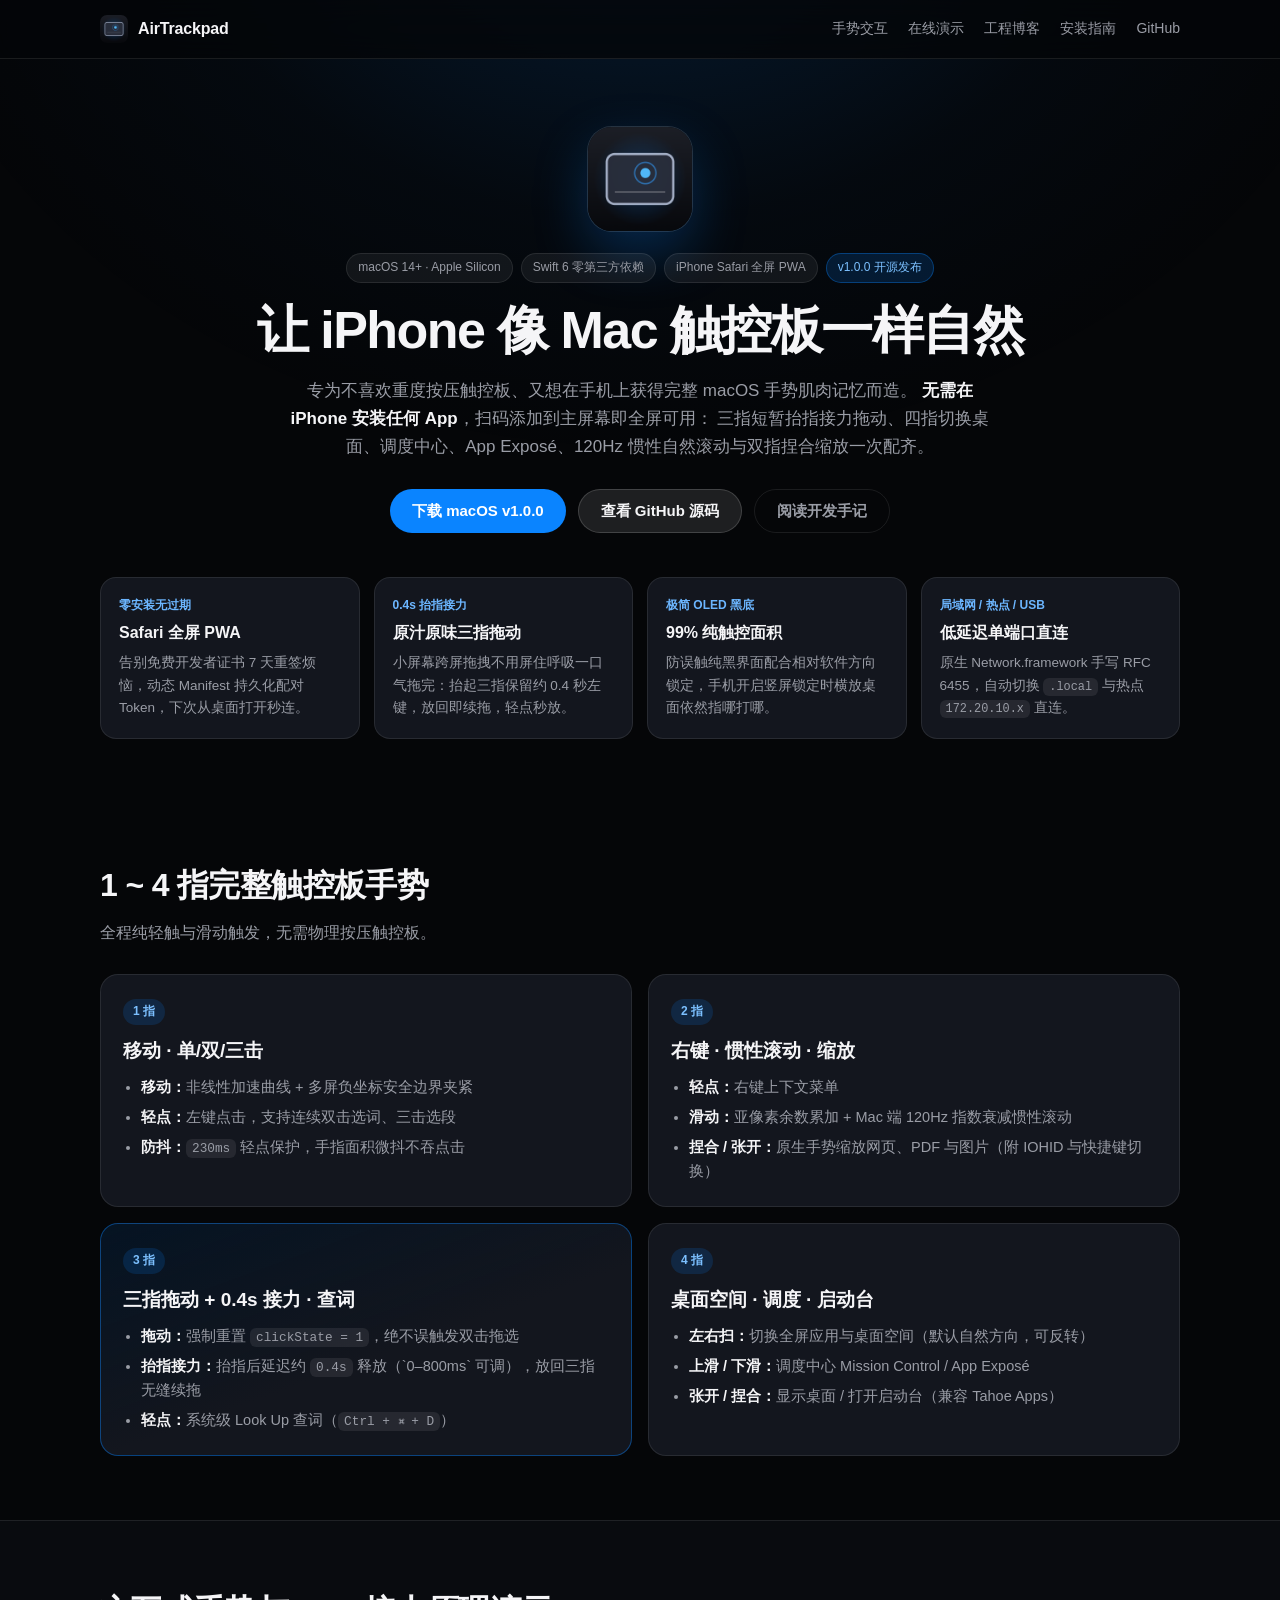
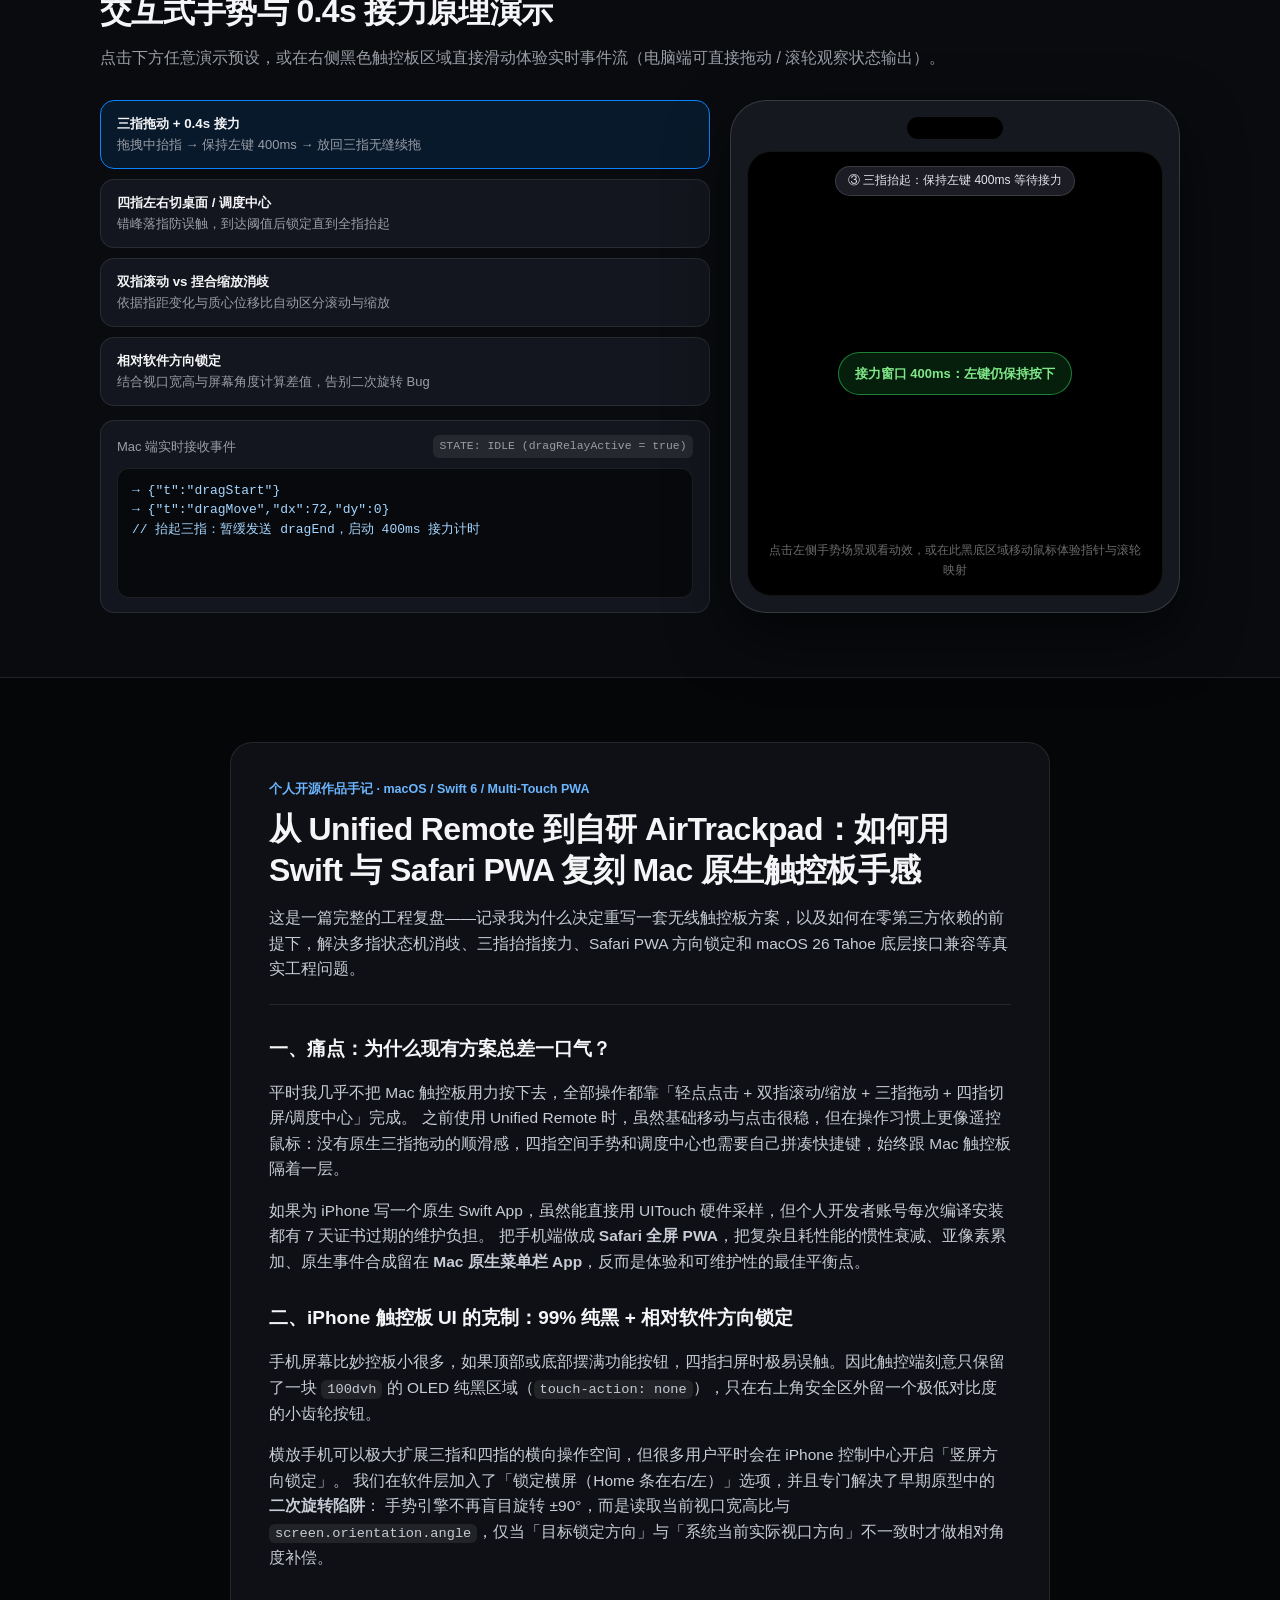
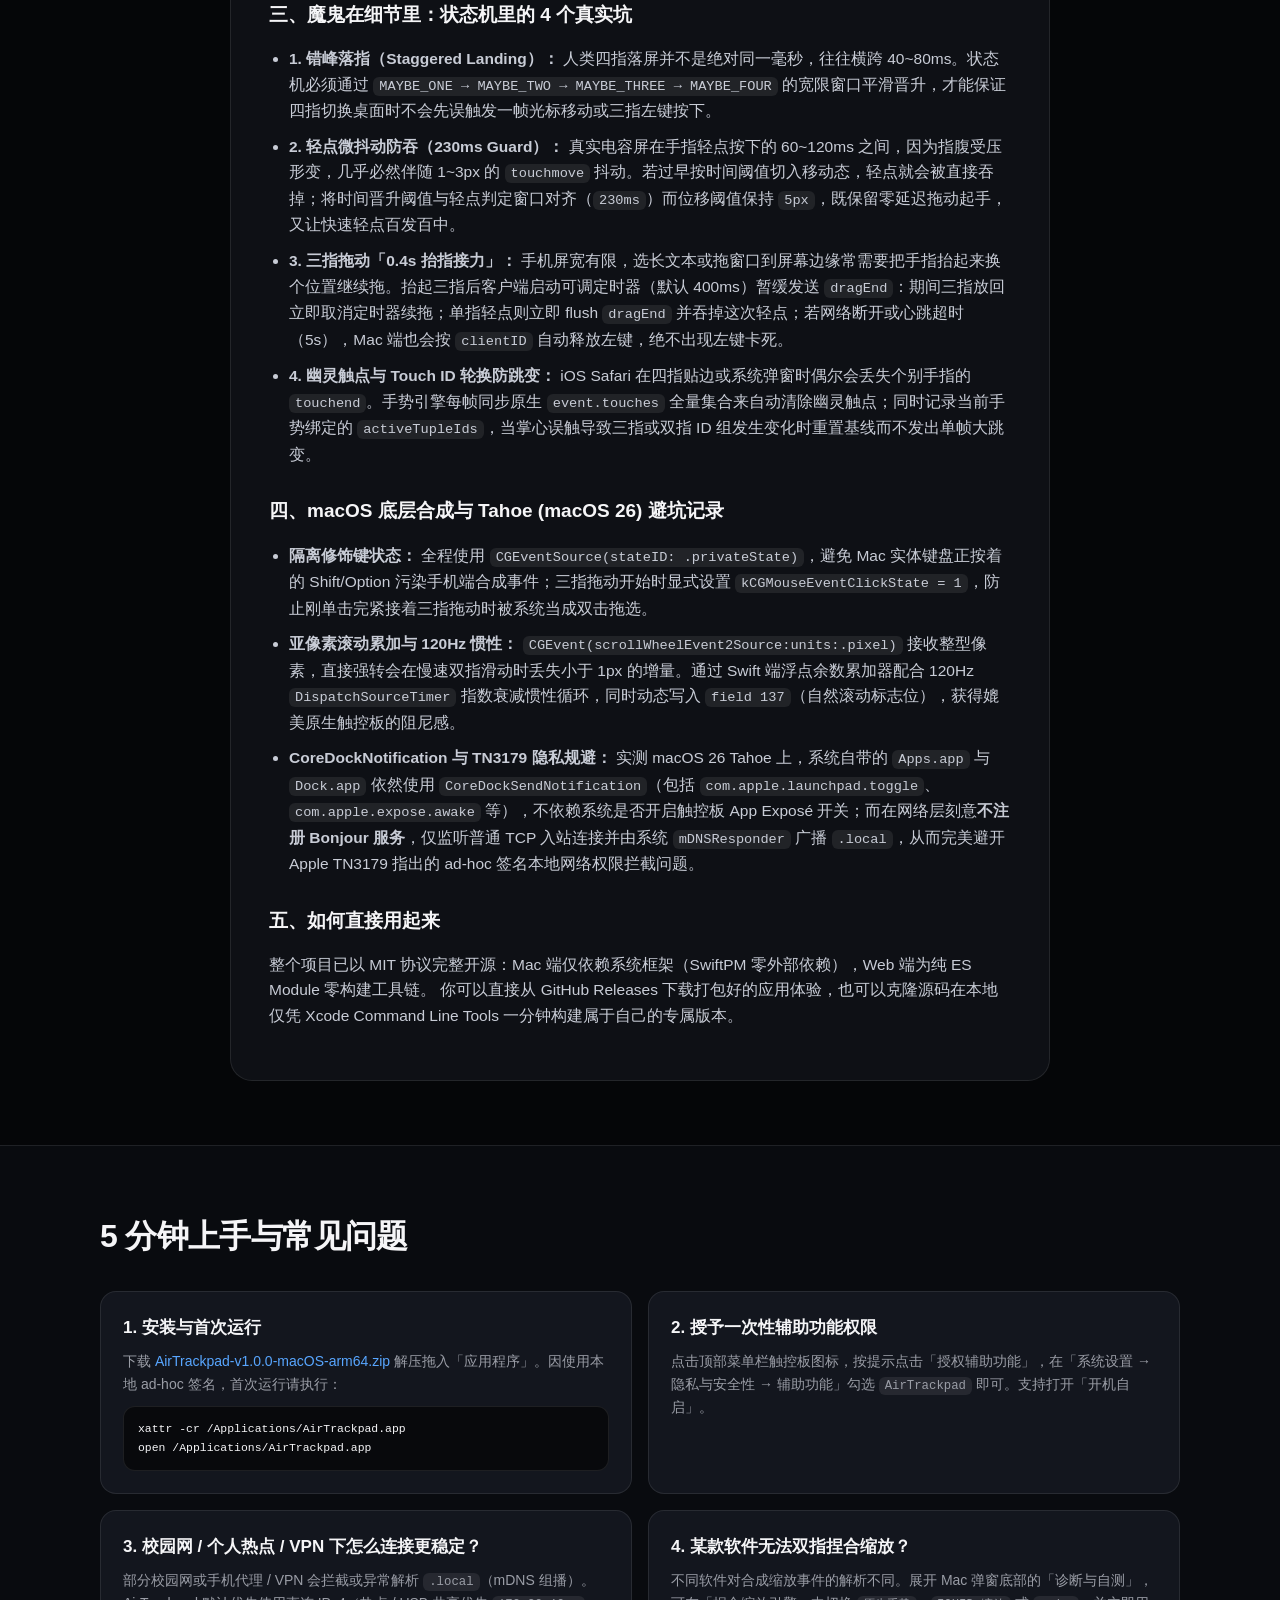
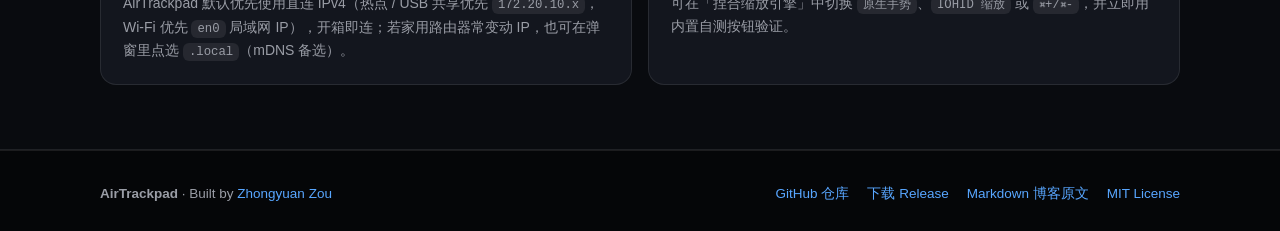
<file: docs/index.html>
<!DOCTYPE html>
<html lang="zh-CN">
<head>
  <meta charset="utf-8" />
  <meta name="viewport" content="width=device-width, initial-scale=1.0" />
  <meta name="color-scheme" content="dark" />
  <title>AirTrackpad — 把 iPhone 变成原生 Mac 触控板</title>
  <meta name="description" content="零 iOS 客户端安装、纯轻触无需按压、三指 0.4s 抬指接力拖动、四指切屏与调度中心、120Hz 惯性滚动——由原生 Swift 6 菜单栏应用与 Safari 全屏 PWA 组成的 Mac 无线触控板。" />
  <link rel="icon" type="image/png" href="./assets/icon-512.png" />
  <link rel="stylesheet" href="./style.css" />
</head>
<body>
  <div class="ambient-glow" aria-hidden="true"></div>

  <header class="site-nav">
    <div class="container nav-inner">
      <a href="#top" class="brand">
        <img src="./assets/icon-512.png" alt="AirTrackpad 图标" width="28" height="28" />
        <span>AirTrackpad</span>
      </a>
      <nav class="nav-links" aria-label="主导航">
        <a href="#gestures">手势交互</a>
        <a href="#playground">在线演示</a>
        <a href="#blog">工程博客</a>
        <a href="#quickstart">安装指南</a>
        <a href="https://github.com/Zou-Zhongyuan/AirTrackpad" target="_blank" rel="noopener">GitHub</a>
      </nav>
    </div>
  </header>

  <main id="top">
    <!-- Hero -->
    <section class="hero">
      <div class="container hero-inner">
        <img src="./assets/icon-512.png" alt="AirTrackpad 应用图标" class="hero-icon" width="104" height="104" />
        <div class="hero-badges">
          <span class="badge">macOS 14+ · Apple Silicon</span>
          <span class="badge">Swift 6 零第三方依赖</span>
          <span class="badge">iPhone Safari 全屏 PWA</span>
          <span class="badge accent">v1.0.0 开源发布</span>
        </div>
        <h1>让 iPhone 像 Mac 触控板一样自然</h1>
        <p class="hero-lead">
          专为不喜欢重度按压触控板、又想在手机上获得完整 macOS 手势肌肉记忆而造。
          <strong>无需在 iPhone 安装任何 App</strong>，扫码添加到主屏幕即全屏可用：
          三指短暂抬指接力拖动、四指切换桌面、调度中心、App Exposé、120Hz 惯性自然滚动与双指捏合缩放一次配齐。
        </p>

        <div class="cta-row">
          <a class="btn btn-primary" href="https://github.com/Zou-Zhongyuan/AirTrackpad/releases/latest" target="_blank" rel="noopener">
            下载 macOS v1.0.0
          </a>
          <a class="btn btn-secondary" href="https://github.com/Zou-Zhongyuan/AirTrackpad" target="_blank" rel="noopener">
            查看 GitHub 源码
          </a>
          <a class="btn btn-ghost" href="#blog">
            阅读开发手记
          </a>
        </div>

        <div class="highlights-grid">
          <div class="highlight-card">
            <div class="hl-kicker">零安装无过期</div>
            <div class="hl-title">Safari 全屏 PWA</div>
            <p>告别免费开发者证书 7 天重签烦恼，动态 Manifest 持久化配对 Token，下次从桌面打开秒连。</p>
          </div>
          <div class="highlight-card">
            <div class="hl-kicker">0.4s 抬指接力</div>
            <div class="hl-title">原汁原味三指拖动</div>
            <p>小屏幕跨屏拖拽不用屏住呼吸一口气拖完：抬起三指保留约 0.4 秒左键，放回即续拖，轻点秒放。</p>
          </div>
          <div class="highlight-card">
            <div class="hl-kicker">极简 OLED 黑底</div>
            <div class="hl-title">99% 纯触控面积</div>
            <p>防误触纯黑界面配合相对软件方向锁定，手机开启竖屏锁定时横放桌面依然指哪打哪。</p>
          </div>
          <div class="highlight-card">
            <div class="hl-kicker">局域网 / 热点 / USB</div>
            <div class="hl-title">低延迟单端口直连</div>
            <p>原生 Network.framework 手写 RFC 6455，自动切换 <code>.local</code> 与热点 <code>172.20.10.x</code> 直连。</p>
          </div>
        </div>
      </div>
    </section>

    <!-- Gesture Matrix -->
    <section id="gestures" class="section">
      <div class="container">
        <div class="section-head">
          <h2>1 ~ 4 指完整触控板手势</h2>
          <p>全程纯轻触与滑动触发，无需物理按压触控板。</p>
        </div>

        <div class="gesture-grid">
          <article class="g-card">
            <div class="g-fingers">1 指</div>
            <h3>移动 · 单/双/三击</h3>
            <ul>
              <li><strong>移动：</strong>非线性加速曲线 + 多屏负坐标安全边界夹紧</li>
              <li><strong>轻点：</strong>左键点击，支持连续双击选词、三击选段</li>
              <li><strong>防抖：</strong><code>230ms</code> 轻点保护，手指面积微抖不吞点击</li>
            </ul>
          </article>

          <article class="g-card">
            <div class="g-fingers">2 指</div>
            <h3>右键 · 惯性滚动 · 缩放</h3>
            <ul>
              <li><strong>轻点：</strong>右键上下文菜单</li>
              <li><strong>滑动：</strong>亚像素余数累加 + Mac 端 120Hz 指数衰减惯性滚动</li>
              <li><strong>捏合 / 张开：</strong>原生手势缩放网页、PDF 与图片（附 IOHID 与快捷键切换）</li>
            </ul>
          </article>

          <article class="g-card featured">
            <div class="g-fingers">3 指</div>
            <h3>三指拖动 + 0.4s 接力 · 查词</h3>
            <ul>
              <li><strong>拖动：</strong>强制重置 <code>clickState = 1</code>，绝不误触发双击拖选</li>
              <li><strong>抬指接力：</strong>抬指后延迟约 <code>0.4s</code> 释放（`0–800ms` 可调），放回三指无缝续拖</li>
              <li><strong>轻点：</strong>系统级 Look Up 查词（<code>Ctrl + ⌘ + D</code>）</li>
            </ul>
          </article>

          <article class="g-card">
            <div class="g-fingers">4 指</div>
            <h3>桌面空间 · 调度 · 启动台</h3>
            <ul>
              <li><strong>左右扫：</strong>切换全屏应用与桌面空间（默认自然方向，可反转）</li>
              <li><strong>上滑 / 下滑：</strong>调度中心 Mission Control / App Exposé</li>
              <li><strong>张开 / 捏合：</strong>显示桌面 / 打开启动台（兼容 Tahoe Apps）</li>
            </ul>
          </article>
        </div>
      </div>
    </section>

    <!-- Interactive Playground -->
    <section id="playground" class="section alt-surface">
      <div class="container">
        <div class="section-head">
          <h2>交互式手势与 0.4s 接力原理演示</h2>
          <p>点击下方任意演示预设，或在右侧黑色触控板区域直接滑动体验实时事件流（电脑端可直接拖动 / 滚轮观察状态输出）。</p>
        </div>

        <div class="playground-shell">
          <div class="playground-controls">
            <div class="preset-list" role="tablist" aria-label="手势演示预设">
              <button type="button" class="preset-btn active" data-preset="drag-relay">
                <strong>三指拖动 + 0.4s 接力</strong>
                <span>拖拽中抬指 → 保持左键 400ms → 放回三指无缝续拖</span>
              </button>
              <button type="button" class="preset-btn" data-preset="swipe4">
                <strong>四指左右切桌面 / 调度中心</strong>
                <span>错峰落指防误触，到达阈值后锁定直到全指抬起</span>
              </button>
              <button type="button" class="preset-btn" data-preset="pinch-scroll">
                <strong>双指滚动 vs 捏合缩放消歧</strong>
                <span>依据指距变化与质心位移比自动区分滚动与缩放</span>
              </button>
              <button type="button" class="preset-btn" data-preset="orientation">
                <strong>相对软件方向锁定</strong>
                <span>结合视口宽高与屏幕角度计算差值，告别二次旋转 Bug</span>
              </button>
            </div>

            <div class="telemetry-box">
              <div class="telemetry-head">
                <span>Mac 端实时接收事件</span>
                <code id="demo-state-badge">STATE: THREE_DRAG</code>
              </div>
              <pre id="demo-log" aria-live="polite"></pre>
            </div>
          </div>

          <div class="phone-frame">
            <div class="phone-notch" aria-hidden="true"></div>
            <div id="demo-pad" class="demo-pad" tabindex="0" aria-label="交互式触控板演示区">
              <div id="demo-pill" class="demo-pill">演示：三指拖动接力</div>
              <div id="demo-fingers" class="demo-fingers"></div>
              <div id="demo-relay-ring" class="demo-relay-ring" hidden>
                <span id="demo-relay-text">接力保留左键 400ms</span>
              </div>
              <div class="demo-pad-hint">点击左侧手势场景观看动效，或在此黑底区域移动鼠标体验指针与滚轮映射</div>
            </div>
          </div>
        </div>
      </div>
    </section>

    <!-- Engineering Blog Post -->
    <section id="blog" class="section">
      <div class="container blog-container">
        <article class="blog-article">
          <header class="blog-header">
            <div class="blog-meta">个人开源作品手记 · macOS / Swift 6 / Multi-Touch PWA</div>
            <h2>从 Unified Remote 到自研 AirTrackpad：如何用 Swift 与 Safari PWA 复刻 Mac 原生触控板手感</h2>
            <p class="blog-intro">
              这是一篇完整的工程复盘——记录我为什么决定重写一套无线触控板方案，以及如何在零第三方依赖的前提下，解决多指状态机消歧、三指抬指接力、Safari PWA 方向锁定和 macOS 26 Tahoe 底层接口兼容等真实工程问题。
            </p>
          </header>

          <h3>一、痛点：为什么现有方案总差一口气？</h3>
          <p>
            平时我几乎不把 Mac 触控板用力按下去，全部操作都靠「轻点点击 + 双指滚动/缩放 + 三指拖动 + 四指切屏/调度中心」完成。
            之前使用 Unified Remote 时，虽然基础移动与点击很稳，但在操作习惯上更像遥控鼠标：没有原生三指拖动的顺滑感，四指空间手势和调度中心也需要自己拼凑快捷键，始终跟 Mac 触控板隔着一层。
          </p>
          <p>
            如果为 iPhone 写一个原生 Swift App，虽然能直接用 UITouch 硬件采样，但个人开发者账号每次编译安装都有 7 天证书过期的维护负担。
            把手机端做成 <strong>Safari 全屏 PWA</strong>，把复杂且耗性能的惯性衰减、亚像素累加、原生事件合成留在 <strong>Mac 原生菜单栏 App</strong>，反而是体验和可维护性的最佳平衡点。
          </p>

          <h3>二、iPhone 触控板 UI 的克制：99% 纯黑 + 相对软件方向锁定</h3>
          <p>
            手机屏幕比妙控板小很多，如果顶部或底部摆满功能按钮，四指扫屏时极易误触。因此触控端刻意只保留了一块 <code>100dvh</code> 的 OLED 纯黑区域（<code>touch-action: none</code>），只在右上角安全区外留一个极低对比度的小齿轮按钮。
          </p>
          <p>
            横放手机可以极大扩展三指和四指的横向操作空间，但很多用户平时会在 iPhone 控制中心开启「竖屏方向锁定」。
            我们在软件层加入了「锁定横屏（Home 条在右/左）」选项，并且专门解决了早期原型中的<strong>二次旋转陷阱</strong>：
            手势引擎不再盲目旋转 ±90°，而是读取当前视口宽高比与 <code>screen.orientation.angle</code>，仅当「目标锁定方向」与「系统当前实际视口方向」不一致时才做相对角度补偿。
          </p>

          <h3>三、魔鬼在细节里：状态机里的 4 个真实坑</h3>
          <ul>
            <li>
              <strong>1. 错峰落指（Staggered Landing）：</strong>
              人类四指落屏并不是绝对同一毫秒，往往横跨 40~80ms。状态机必须通过 <code>MAYBE_ONE → MAYBE_TWO → MAYBE_THREE → MAYBE_FOUR</code> 的宽限窗口平滑晋升，才能保证四指切换桌面时不会先误触发一帧光标移动或三指左键按下。
            </li>
            <li>
              <strong>2. 轻点微抖动防吞（230ms Guard）：</strong>
              真实电容屏在手指轻点按下的 60~120ms 之间，因为指腹受压形变，几乎必然伴随 1~3px 的 <code>touchmove</code> 抖动。若过早按时间阈值切入移动态，轻点就会被直接吞掉；将时间晋升阈值与轻点判定窗口对齐（<code>230ms</code>）而位移阈值保持 <code>5px</code>，既保留零延迟拖动起手，又让快速轻点百发百中。
            </li>
            <li>
              <strong>3. 三指拖动「0.4s 抬指接力」：</strong>
              手机屏宽有限，选长文本或拖窗口到屏幕边缘常需要把手指抬起来换个位置继续拖。抬起三指后客户端启动可调定时器（默认 400ms）暂缓发送 <code>dragEnd</code>：期间三指放回立即取消定时器续拖；单指轻点则立即 flush <code>dragEnd</code> 并吞掉这次轻点；若网络断开或心跳超时（5s），Mac 端也会按 <code>clientID</code> 自动释放左键，绝不出现左键卡死。
            </li>
            <li>
              <strong>4. 幽灵触点与 Touch ID 轮换防跳变：</strong>
              iOS Safari 在四指贴边或系统弹窗时偶尔会丢失个别手指的 <code>touchend</code>。手势引擎每帧同步原生 <code>event.touches</code> 全量集合来自动清除幽灵触点；同时记录当前手势绑定的 <code>activeTupleIds</code>，当掌心误触导致三指或双指 ID 组发生变化时重置基线而不发出单帧大跳变。
            </li>
          </ul>

          <h3>四、macOS 底层合成与 Tahoe (macOS 26) 避坑记录</h3>
          <ul>
            <li>
              <strong>隔离修饰键状态：</strong>
              全程使用 <code>CGEventSource(stateID: .privateState)</code>，避免 Mac 实体键盘正按着的 Shift/Option 污染手机端合成事件；三指拖动开始时显式设置 <code>kCGMouseEventClickState = 1</code>，防止刚单击完紧接着三指拖动时被系统当成双击拖选。
            </li>
            <li>
              <strong>亚像素滚动累加与 120Hz 惯性：</strong>
              <code>CGEvent(scrollWheelEvent2Source:units:.pixel)</code> 接收整型像素，直接强转会在慢速双指滑动时丢失小于 1px 的增量。通过 Swift 端浮点余数累加器配合 120Hz <code>DispatchSourceTimer</code> 指数衰减惯性循环，同时动态写入 <code>field 137</code>（自然滚动标志位），获得媲美原生触控板的阻尼感。
            </li>
            <li>
              <strong>CoreDockNotification 与 TN3179 隐私规避：</strong>
              实测 macOS 26 Tahoe 上，系统自带的 <code>Apps.app</code> 与 <code>Dock.app</code> 依然使用 <code>CoreDockSendNotification</code>（包括 <code>com.apple.launchpad.toggle</code>、<code>com.apple.expose.awake</code> 等），不依赖系统是否开启触控板 App Exposé 开关；而在网络层刻意<strong>不注册 Bonjour 服务</strong>，仅监听普通 TCP 入站连接并由系统 <code>mDNSResponder</code> 广播 <code>.local</code>，从而完美避开 Apple TN3179 指出的 ad-hoc 签名本地网络权限拦截问题。
            </li>
          </ul>

          <h3>五、如何直接用起来</h3>
          <p>
            整个项目已以 MIT 协议完整开源：Mac 端仅依赖系统框架（SwiftPM 零外部依赖），Web 端为纯 ES Module 零构建工具链。
            你可以直接从 GitHub Releases 下载打包好的应用体验，也可以克隆源码在本地仅凭 Xcode Command Line Tools 一分钟构建属于自己的专属版本。
          </p>
        </article>
      </div>
    </section>

    <!-- Quick Start & FAQ -->
    <section id="quickstart" class="section alt-surface">
      <div class="container">
        <div class="section-head">
          <h2>5 分钟上手与常见问题</h2>
        </div>

        <div class="faq-grid">
          <div class="faq-card">
            <h3>1. 安装与首次运行</h3>
            <p>下载 <a href="https://github.com/Zou-Zhongyuan/AirTrackpad/releases/latest" target="_blank" rel="noopener">AirTrackpad-v1.0.0-macOS-arm64.zip</a> 解压拖入「应用程序」。因使用本地 ad-hoc 签名，首次运行请执行：</p>
            <pre><code>xattr -cr /Applications/AirTrackpad.app
open /Applications/AirTrackpad.app</code></pre>
          </div>

          <div class="faq-card">
            <h3>2. 授予一次性辅助功能权限</h3>
            <p>点击顶部菜单栏触控板图标，按提示点击「授权辅助功能」，在「系统设置 → 隐私与安全性 → 辅助功能」勾选 <code>AirTrackpad</code> 即可。支持打开「开机自启」。</p>
          </div>

          <div class="faq-card">
            <h3>3. 校园网 / 个人热点 / VPN 下怎么连接更稳定？</h3>
            <p>部分校园网或手机代理 / VPN 会拦截或异常解析 <code>.local</code>（mDNS 组播）。AirTrackpad 默认优先使用直连 IPv4（热点 / USB 共享优先 <code>172.20.10.x</code>，Wi-Fi 优先 <code>en0</code> 局域网 IP），开箱即连；若家用路由器常变动 IP，也可在弹窗里点选 <code>.local</code>（mDNS 备选）。</p>
          </div>

          <div class="faq-card">
            <h3>4. 某款软件无法双指捏合缩放？</h3>
            <p>不同软件对合成缩放事件的解析不同。展开 Mac 弹窗底部的「诊断与自测」，可在「捏合缩放引擎」中切换 <code>原生手势</code>、<code>IOHID 缩放</code> 或 <code>⌘+/⌘-</code>，并立即用内置自测按钮验证。</p>
          </div>
        </div>
      </div>
    </section>
  </main>

  <footer class="site-footer">
    <div class="container footer-inner">
      <div>
        <strong>AirTrackpad</strong> · Built by
        <a href="https://github.com/Zou-Zhongyuan" target="_blank" rel="noopener">Zhongyuan Zou</a>
      </div>
      <div class="footer-links">
        <a href="https://github.com/Zou-Zhongyuan/AirTrackpad" target="_blank" rel="noopener">GitHub 仓库</a>
        <a href="https://github.com/Zou-Zhongyuan/AirTrackpad/releases/latest" target="_blank" rel="noopener">下载 Release</a>
        <a href="https://github.com/Zou-Zhongyuan/AirTrackpad/blob/main/docs/blog-post.md" target="_blank" rel="noopener">Markdown 博客原文</a>
        <a href="https://github.com/Zou-Zhongyuan/AirTrackpad/blob/main/LICENSE" target="_blank" rel="noopener">MIT License</a>
      </div>
    </div>
  </footer>

  <script type="module" src="./showcase.js"></script>
</body>
</html>
</file>
<file: docs/style.css>
:root {
  --bg: #050608;
  --surface: #0e1015;
  --surface-alt: #090b0f;
  --card: #13161e;
  --border: rgba(255, 255, 255, 0.09);
  --text: #f5f5f7;
  --muted: #9a9da6;
  --accent: #0a84ff;
  --accent-soft: rgba(10, 132, 255, 0.16);
  --ok: #30d158;
  --max-w: 1080px;
}

*,
*::before,
*::after {
  box-sizing: border-box;
}

html {
  scroll-behavior: smooth;
}

body {
  margin: 0;
  background: var(--bg);
  color: var(--text);
  font-family: -apple-system, BlinkMacSystemFont, "SF Pro Display", "SF Pro Text", "PingFang SC", "Helvetica Neue", sans-serif;
  line-height: 1.65;
  -webkit-font-smoothing: antialiased;
}

a {
  color: #58a6ff;
  text-decoration: none;
}

a:hover {
  text-decoration: underline;
}

code,
pre {
  font-family: ui-monospace, "SF Mono", Menlo, Monaco, Consolas, monospace;
}

code {
  background: rgba(255, 255, 255, 0.08);
  padding: 2px 6px;
  border-radius: 6px;
  font-size: 0.88em;
}

pre {
  margin: 10px 0 0;
  padding: 12px 14px;
  border-radius: 12px;
  background: #08090c;
  border: 1px solid var(--border);
  overflow-x: auto;
  font-size: 13px;
  line-height: 1.5;
}

pre code {
  background: none;
  padding: 0;
}

.ambient-glow {
  position: fixed;
  inset: -20vh -10vw auto;
  height: 70vh;
  background: radial-gradient(ellipse at 50% 0%, rgba(10, 132, 255, 0.2), rgba(10, 132, 255, 0.03) 45%, transparent 72%);
  pointer-events: none;
  z-index: 0;
}

.container {
  position: relative;
  z-index: 1;
  width: min(var(--max-w), calc(100% - 36px));
  margin: 0 auto;
}

.site-nav {
  position: sticky;
  top: 0;
  z-index: 30;
  backdrop-filter: blur(18px);
  -webkit-backdrop-filter: blur(18px);
  background: rgba(5, 6, 8, 0.78);
  border-bottom: 1px solid var(--border);
}

.nav-inner {
  height: 58px;
  display: flex;
  align-items: center;
  justify-content: space-between;
  gap: 16px;
}

.brand {
  display: inline-flex;
  align-items: center;
  gap: 10px;
  color: var(--text);
  font-weight: 700;
  font-size: 16px;
  letter-spacing: -0.01em;
}

.brand:hover {
  text-decoration: none;
}

.brand img {
  border-radius: 7px;
}

.nav-links {
  display: flex;
  align-items: center;
  gap: 20px;
  font-size: 14px;
}

.nav-links a {
  color: var(--muted);
  transition: color 0.15s ease;
}

.nav-links a:hover {
  color: var(--text);
  text-decoration: none;
}

.hero {
  padding: 68px 0 56px;
}

.hero-inner {
  display: flex;
  flex-direction: column;
  align-items: center;
  text-align: center;
}

.hero-icon {
  border-radius: 24px;
  box-shadow: 0 22px 54px rgba(10, 132, 255, 0.26), 0 0 0 1px rgba(255, 255, 255, 0.14);
  margin-bottom: 22px;
}

.hero-badges {
  display: flex;
  flex-wrap: wrap;
  justify-content: center;
  gap: 8px;
  margin-bottom: 18px;
}

.badge {
  font-size: 12px;
  font-weight: 500;
  color: var(--muted);
  padding: 4px 11px;
  border-radius: 999px;
  background: rgba(255, 255, 255, 0.06);
  border: 1px solid var(--border);
}

.badge.accent {
  color: #7cc0ff;
  background: var(--accent-soft);
  border-color: rgba(10, 132, 255, 0.35);
}

.hero h1 {
  margin: 0;
  font-size: clamp(32px, 5vw, 52px);
  line-height: 1.12;
  letter-spacing: -0.03em;
  max-width: 820px;
}

.hero-lead {
  margin: 18px 0 28px;
  max-width: 720px;
  font-size: 17px;
  color: var(--muted);
}

.hero-lead strong {
  color: var(--text);
}

.cta-row {
  display: flex;
  flex-wrap: wrap;
  justify-content: center;
  gap: 12px;
  margin-bottom: 44px;
}

.btn {
  display: inline-flex;
  align-items: center;
  justify-content: center;
  min-height: 44px;
  padding: 0 22px;
  border-radius: 999px;
  font-size: 15px;
  font-weight: 600;
  transition: transform 0.15s ease, background-color 0.15s ease, border-color 0.15s ease;
}

.btn:hover {
  text-decoration: none;
  transform: translateY(-1px);
}

.btn-primary {
  background: var(--accent);
  color: #ffffff;
}

.btn-primary:hover {
  background: #2191ff;
}

.btn-secondary {
  background: rgba(255, 255, 255, 0.1);
  color: var(--text);
  border: 1px solid rgba(255, 255, 255, 0.16);
}

.btn-ghost {
  background: transparent;
  color: var(--muted);
  border: 1px solid var(--border);
}

.btn-ghost:hover {
  color: var(--text);
}

.highlights-grid {
  width: 100%;
  display: grid;
  grid-template-columns: repeat(4, minmax(0, 1fr));
  gap: 14px;
  text-align: left;
}

.highlight-card {
  padding: 18px;
  border-radius: 16px;
  background: var(--card);
  border: 1px solid var(--border);
}

.hl-kicker {
  font-size: 12px;
  font-weight: 600;
  color: #6cb6ff;
  margin-bottom: 4px;
}

.hl-title {
  font-size: 16px;
  font-weight: 700;
  margin-bottom: 6px;
}

.highlight-card p {
  margin: 0;
  font-size: 13.5px;
  color: var(--muted);
}

.section {
  padding: 64px 0;
}

.alt-surface {
  background: var(--surface-alt);
  border-top: 1px solid var(--border);
  border-bottom: 1px solid var(--border);
}

.section-head {
  margin-bottom: 28px;
}

.section-head h2 {
  margin: 0 0 8px;
  font-size: clamp(24px, 3vw, 32px);
  letter-spacing: -0.02em;
}

.section-head p {
  margin: 0;
  color: var(--muted);
}

.gesture-grid {
  display: grid;
  grid-template-columns: repeat(2, minmax(0, 1fr));
  gap: 16px;
}

.g-card {
  padding: 22px;
  border-radius: 18px;
  background: var(--card);
  border: 1px solid var(--border);
}

.g-card.featured {
  border-color: rgba(10, 132, 255, 0.42);
  background: linear-gradient(160deg, rgba(10, 132, 255, 0.11), var(--card) 55%);
}

.g-fingers {
  display: inline-block;
  font-size: 12px;
  font-weight: 700;
  color: #7cc0ff;
  background: var(--accent-soft);
  padding: 3px 10px;
  border-radius: 999px;
  margin-bottom: 10px;
}

.g-card h3 {
  margin: 0 0 10px;
  font-size: 19px;
}

.g-card ul {
  margin: 0;
  padding-left: 18px;
  color: var(--muted);
  font-size: 14.5px;
}

.g-card li + li {
  margin-top: 6px;
}

.g-card strong {
  color: var(--text);
}

.playground-shell {
  display: grid;
  grid-template-columns: 1.15fr 0.85fr;
  gap: 20px;
  align-items: stretch;
}

.playground-controls {
  display: flex;
  flex-direction: column;
  gap: 14px;
}

.preset-list {
  display: flex;
  flex-direction: column;
  gap: 10px;
}

.preset-btn {
  text-align: left;
  padding: 14px 16px;
  border-radius: 14px;
  border: 1px solid var(--border);
  background: var(--card);
  color: var(--text);
  cursor: pointer;
  display: flex;
  flex-direction: column;
  gap: 3px;
  transition: border-color 0.15s ease, background-color 0.15s ease;
}

.preset-btn span {
  font-size: 13px;
  color: var(--muted);
}

.preset-btn.active {
  border-color: var(--accent);
  background: rgba(10, 132, 255, 0.12);
}

.telemetry-box {
  flex: 1;
  display: flex;
  flex-direction: column;
  padding: 14px 16px;
  border-radius: 14px;
  background: var(--card);
  border: 1px solid var(--border);
  min-height: 180px;
}

.telemetry-head {
  display: flex;
  align-items: center;
  justify-content: space-between;
  gap: 10px;
  font-size: 13px;
  color: var(--muted);
}

.telemetry-box pre {
  flex: 1;
  min-height: 130px;
  max-height: 190px;
  color: #a5d6ff;
}

.phone-frame {
  position: relative;
  padding: 16px;
  border-radius: 36px;
  background: #161820;
  border: 1px solid rgba(255, 255, 255, 0.14);
  box-shadow: 0 24px 60px rgba(0, 0, 0, 0.6);
  display: flex;
  flex-direction: column;
  min-height: 410px;
}

.phone-notch {
  width: 96px;
  height: 22px;
  border-radius: 999px;
  background: #000000;
  margin: 0 auto 12px;
}

.demo-pad {
  position: relative;
  flex: 1;
  border-radius: 24px;
  background: #000000;
  border: 1px solid rgba(255, 255, 255, 0.08);
  overflow: hidden;
  display: flex;
  align-items: center;
  justify-content: center;
  touch-action: none;
  user-select: none;
  cursor: crosshair;
}

.demo-pill {
  position: absolute;
  top: 14px;
  left: 50%;
  transform: translateX(-50%);
  padding: 4px 12px;
  border-radius: 999px;
  background: rgba(30, 32, 40, 0.9);
  border: 1px solid rgba(255, 255, 255, 0.14);
  font-size: 12px;
  color: #e5e7eb;
  white-space: nowrap;
  z-index: 3;
}

.demo-fingers {
  position: absolute;
  inset: 0;
  pointer-events: none;
}

.demo-dot {
  position: absolute;
  width: 34px;
  height: 34px;
  margin-left: -17px;
  margin-top: -17px;
  border-radius: 50%;
  background: rgba(10, 132, 255, 0.35);
  border: 2px solid #58a6ff;
  box-shadow: 0 0 18px rgba(10, 132, 255, 0.55);
  transition: left 0.32s ease, top 0.32s ease, opacity 0.2s ease, transform 0.2s ease;
}

.demo-relay-ring {
  position: relative;
  z-index: 2;
  padding: 10px 16px;
  border-radius: 999px;
  background: rgba(48, 209, 88, 0.14);
  border: 1px solid rgba(48, 209, 88, 0.55);
  color: #7ee787;
  font-size: 13px;
  font-weight: 600;
}

.demo-pad-hint {
  position: absolute;
  bottom: 14px;
  left: 16px;
  right: 16px;
  text-align: center;
  font-size: 12px;
  color: rgba(255, 255, 255, 0.42);
  pointer-events: none;
}

.blog-container {
  max-width: 820px;
}

.blog-article {
  background: var(--surface);
  border: 1px solid var(--border);
  border-radius: 22px;
  padding: 36px 38px;
}

.blog-meta {
  font-size: 12.5px;
  font-weight: 600;
  color: #6cb6ff;
  margin-bottom: 10px;
}

.blog-header h2 {
  margin: 0 0 14px;
  font-size: clamp(24px, 3vw, 32px);
  line-height: 1.28;
  letter-spacing: -0.02em;
}

.blog-intro {
  margin: 0 0 24px;
  color: var(--muted);
  font-size: 16px;
  padding-bottom: 22px;
  border-bottom: 1px solid var(--border);
}

.blog-article h3 {
  margin: 28px 0 10px;
  font-size: 19px;
  color: var(--text);
}

.blog-article p,
.blog-article li {
  color: #c8ccd6;
  font-size: 15.5px;
}

.blog-article ul {
  padding-left: 20px;
}

.blog-article li + li {
  margin-top: 10px;
}

.faq-grid {
  display: grid;
  grid-template-columns: repeat(2, minmax(0, 1fr));
  gap: 16px;
}

.faq-card {
  padding: 22px;
  border-radius: 16px;
  background: var(--card);
  border: 1px solid var(--border);
}

.faq-card h3 {
  margin: 0 0 8px;
  font-size: 17px;
}

.faq-card p {
  margin: 0;
  color: var(--muted);
  font-size: 14px;
}

.site-footer {
  padding: 32px 0 44px;
  border-top: 1px solid var(--border);
  font-size: 13.5px;
  color: var(--muted);
}

.footer-inner {
  display: flex;
  flex-wrap: wrap;
  justify-content: space-between;
  align-items: center;
  gap: 14px;
}

.footer-links {
  display: flex;
  flex-wrap: wrap;
  gap: 18px;
}

@media (max-width: 900px) {
  .highlights-grid,
  .gesture-grid,
  .playground-shell,
  .faq-grid {
    grid-template-columns: 1fr;
  }

  .blog-article {
    padding: 24px 20px;
  }

  .nav-links {
    gap: 12px;
    font-size: 13px;
  }
}
</file>
